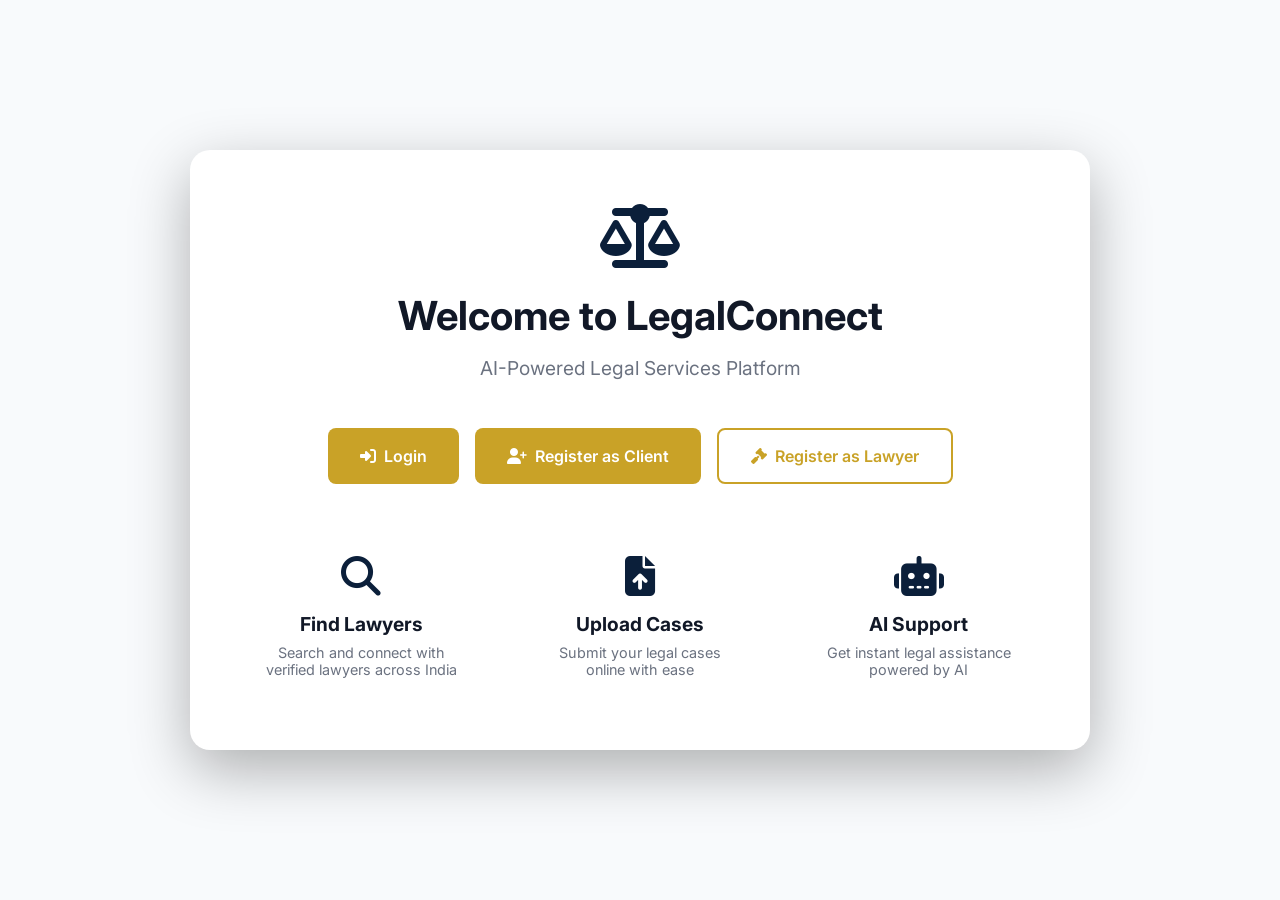
<file: AI-powered-Lawyer-Client-Platform-main/web/index.html>
<!DOCTYPE html>
<html lang="en">
<head>
    <meta charset="UTF-8">
    <meta name="viewport" content="width=device-width, initial-scale=1.0">
    <title>LegalConnect - AI-Powered Legal Services</title>
    <link href="https://fonts.googleapis.com/css2?family=Inter:wght@400;500;600;700&display=swap" rel="stylesheet">
    <link rel="stylesheet" href="https://cdnjs.cloudflare.com/ajax/libs/font-awesome/6.4.0/css/all.min.css">
    <style>
        * {
            margin: 0;
            padding: 0;
            box-sizing: border-box;
        }
        
        body {
            font-family: 'Inter', sans-serif;
            background: #F8FAFC;
            min-height: 100vh;
            display: flex;
            align-items: center;
            justify-content: center;
            padding: 20px;
        }
        
        .container {
            background: white;
            border-radius: 20px;
            box-shadow: 0 20px 60px rgba(0,0,0,0.3);
            max-width: 900px;
            width: 100%;
            padding: 3rem;
            text-align: center;
        }
        
        .logo {
            font-size: 4rem;
            color: #0B1F3A;
            margin-bottom: 1rem;
        }
        
        h1 {
            color: #111827;
            font-size: 2.5rem;
            margin-bottom: 1rem;
        }
        
        .tagline {
            color: #6b7280;
            font-size: 1.2rem;
            margin-bottom: 3rem;
        }
        
        .buttons {
            display: flex;
            gap: 1rem;
            justify-content: center;
            flex-wrap: wrap;
            margin-bottom: 3rem;
        }
        
        .btn {
            padding: 1rem 2rem;
            border-radius: 8px;
            font-weight: 600;
            text-decoration: none;
            transition: all 0.3s;
            font-size: 1rem;
            display: inline-flex;
            align-items: center;
            gap: 0.5rem;
        }
        
        .btn-primary {
            background: #C9A227;
            color: white;
        }
        
        .btn-primary:hover {
            background: #A9861F;
            transform: translateY(-2px);
            box-shadow: 0 5px 15px rgba(201, 162, 39, 0.35);
        }
        
        .btn-secondary {
            background: #C9A227;
            color: white;
        }
        
        .btn-secondary:hover {
            background: #A9861F;
            transform: translateY(-2px);
            box-shadow: 0 5px 15px rgba(201, 162, 39, 0.35);
        }
        
        .btn-outline {
            background: white;
            color: #C9A227;
            border: 2px solid #C9A227;
        }
        
        .btn-outline:hover {
            background: #C9A227;
            color: white;
        }
        
        .features {
            display: grid;
            grid-template-columns: repeat(auto-fit, minmax(220px, 1fr));
            gap: 2rem;
            text-align: center;
        }
        
        .feature {
            padding: 1.5rem;
        }
        
        .feature i {
            font-size: 2.5rem;
            color: #0B1F3A;
            margin-bottom: 1rem;
        }
        
        .feature h3 {
            color: #111827;
            margin-bottom: 0.5rem;
            font-size: 1.2rem;
        }
        
        .feature p {
            color: #6b7280;
            font-size: 0.9rem;
        }

        @media (max-width: 768px) {
            h1 {
                font-size: 2rem;
            }
            .tagline {
                font-size: 1rem;
            }
            .buttons {
                flex-direction: column;
            }
            .btn {
                width: 100%;
                justify-content: center;
            }
        }
    </style>
</head>
<body>
    <div class="container">
        <div class="logo">
            <i class="fas fa-balance-scale"></i>
        </div>
        <h1>Welcome to LegalConnect</h1>
        <p class="tagline">AI-Powered Legal Services Platform</p>
        
        <div class="buttons">
            <a href="login.html" class="btn btn-primary">
                <i class="fas fa-sign-in-alt"></i> Login
            </a>
            <a href="client-register.html" class="btn btn-secondary">
                <i class="fas fa-user-plus"></i> Register as Client
            </a>
            <a href="lawyer-register.html" class="btn btn-outline">
                <i class="fas fa-gavel"></i> Register as Lawyer
            </a>
        </div>
        
        <div class="features">
            <div class="feature">
                <i class="fas fa-search"></i>
                <h3>Find Lawyers</h3>
                <p>Search and connect with verified lawyers across India</p>
            </div>
            <div class="feature">
                <i class="fas fa-file-upload"></i>
                <h3>Upload Cases</h3>
                <p>Submit your legal cases online with ease</p>
            </div>
            <div class="feature">
                <i class="fas fa-robot"></i>
                <h3>AI Support</h3>
                <p>Get instant legal assistance powered by AI</p>
            </div>
        </div>
    </div>
</body>
</html>
</file>
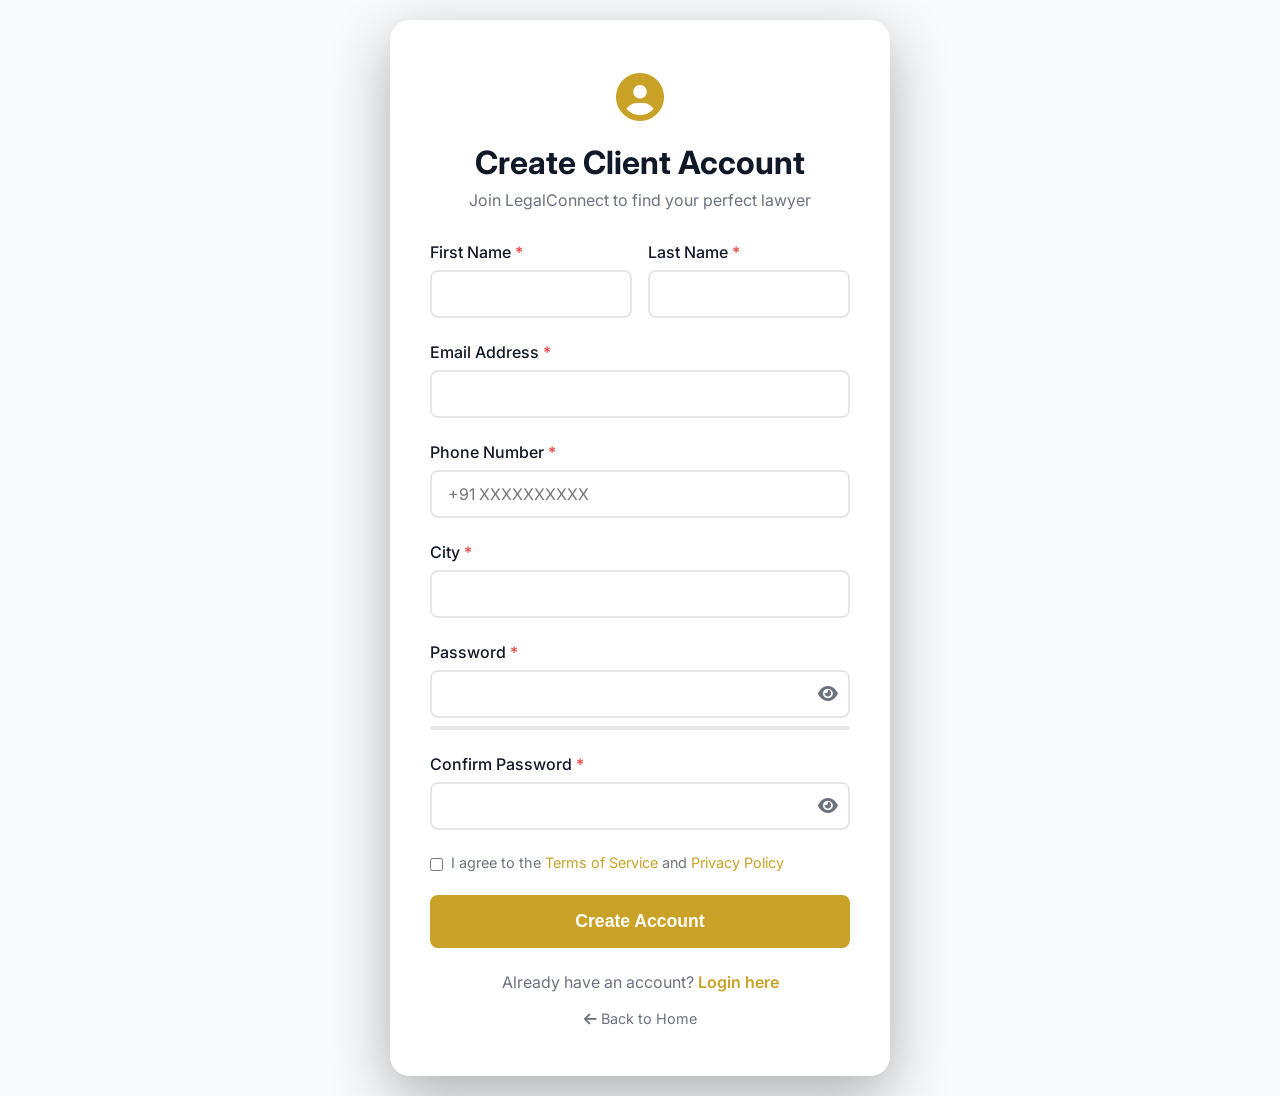
<file: AI-powered-Lawyer-Client-Platform-main/web/client-register.html>
<!DOCTYPE html>
<html lang="en">
<head>
    <meta charset="UTF-8">
    <meta name="viewport" content="width=device-width, initial-scale=1.0">
    <title>Client Registration - LegalConnect</title>
    <link href="https://fonts.googleapis.com/css2?family=Inter:wght@400;500;600;700&display=swap" rel="stylesheet">
    <link rel="stylesheet" href="https://cdnjs.cloudflare.com/ajax/libs/font-awesome/6.4.0/css/all.min.css">
    
    <style>
        * {
            margin: 0;
            padding: 0;
            box-sizing: border-box;
        }

        :root {
            --primary-color: #C9A227;
            --secondary-color: #A9861F;
            --text-primary: #111827;
            --text-secondary: #6b7280;
            --bg-light: #F8FAFC;
            --bg-white: #ffffff;
            --border-color: #E5E7EB;
            --error-color: #ef4444;
            --success-color: #10b981;
        }

        body {
            font-family: 'Inter', sans-serif;
            background: var(--bg-light);
            min-height: 100vh;
            display: flex;
            align-items: center;
            justify-content: center;
            padding: 20px;
        }

        .register-container {
            background: var(--bg-white);
            border-radius: 20px;
            box-shadow: 0 20px 60px rgba(0,0,0,0.3);
            max-width: 500px;
            width: 100%;
            padding: 3rem 2.5rem;
            animation: slideUp 0.5s ease;
        }

        @keyframes slideUp {
            from {
                opacity: 0;
                transform: translateY(30px);
            }
            to {
                opacity: 1;
                transform: translateY(0);
            }
        }

        .logo-section {
            text-align: center;
            margin-bottom: 2rem;
        }

        .logo-icon {
            font-size: 3rem;
            color: var(--primary-color);
            margin-bottom: 1rem;
        }

        .register-container h2 {
            color: var(--text-primary);
            font-size: 2rem;
            margin-bottom: 0.5rem;
            text-align: center;
        }

        .register-container p {
            color: var(--text-secondary);
            text-align: center;
            margin-bottom: 2rem;
        }

        .form-group {
            margin-bottom: 1.5rem;
        }

        .form-row {
            display: grid;
            grid-template-columns: 1fr 1fr;
            gap: 1rem;
        }

        .form-group label {
            display: block;
            color: var(--text-primary);
            font-weight: 500;
            margin-bottom: 0.5rem;
        }

        .required {
            color: var(--error-color);
        }

        .form-control {
            width: 100%;
            padding: 0.75rem 1rem;
            border: 2px solid var(--border-color);
            border-radius: 8px;
            font-size: 1rem;
            transition: border-color 0.3s;
            font-family: 'Inter', sans-serif;
        }

        .form-control:focus {
            outline: none;
            border-color: var(--primary-color);
        }

        .form-control.error {
            border-color: var(--error-color);
        }

        .error-message {
            color: var(--error-color);
            font-size: 0.85rem;
            margin-top: 0.25rem;
            display: none;
        }

        .error-message.show {
            display: block;
        }

        .password-wrapper {
            position: relative;
        }

        .toggle-password {
            position: absolute;
            right: 12px;
            top: 50%;
            transform: translateY(-50%);
            background: none;
            border: none;
            color: var(--text-secondary);
            cursor: pointer;
            font-size: 1.1rem;
        }

        .password-strength {
            height: 4px;
            background: var(--border-color);
            border-radius: 2px;
            margin-top: 0.5rem;
            overflow: hidden;
        }

        .password-strength-bar {
            height: 100%;
            width: 0%;
            transition: width 0.3s, background 0.3s;
        }

        .password-strength-bar.weak {
            width: 33%;
            background: var(--error-color);
        }

        .password-strength-bar.medium {
            width: 66%;
            background: #f59e0b;
        }

        .password-strength-bar.strong {
            width: 100%;
            background: var(--success-color);
        }

        .checkbox-group {
            display: flex;
            align-items: flex-start;
            gap: 0.5rem;
            margin-bottom: 1.5rem;
        }

        .checkbox-group input[type="checkbox"] {
            margin-top: 4px;
            cursor: pointer;
        }

        .checkbox-group label {
            font-size: 0.9rem;
            color: var(--text-secondary);
            cursor: pointer;
        }

        .checkbox-group a {
            color: var(--primary-color);
            text-decoration: none;
        }

        .btn-submit {
            width: 100%;
            padding: 1rem;
            background: var(--primary-color);
            color: white;
            border: none;
            border-radius: 8px;
            font-size: 1.1rem;
            font-weight: 600;
            cursor: pointer;
            transition: background 0.3s, transform 0.3s;
        }

        .btn-submit:hover {
            background: var(--secondary-color);
            transform: translateY(-2px);
        }

        .btn-submit:disabled {
            background: var(--text-secondary);
            cursor: not-allowed;
            transform: none;
        }

        .divider {
            display: flex;
            align-items: center;
            text-align: center;
            margin: 1.5rem 0;
            color: var(--text-secondary);
        }

        .divider::before,
        .divider::after {
            content: '';
            flex: 1;
            border-bottom: 1px solid var(--border-color);
        }

        .divider span {
            padding: 0 1rem;
        }

        .login-link {
            text-align: center;
            margin-top: 1.5rem;
            color: var(--text-secondary);
        }

        .login-link a {
            color: var(--primary-color);
            text-decoration: none;
            font-weight: 600;
        }

        .back-home {
            text-align: center;
            margin-top: 1rem;
        }

        .back-home a {
            color: var(--text-secondary);
            text-decoration: none;
            font-size: 0.9rem;
        }

        .back-home a:hover {
            color: var(--primary-color);
        }

        @media (max-width: 600px) {
            .form-row {
                grid-template-columns: 1fr;
            }
        }
    </style>
</head>
<body>
    <div class="register-container">
        <div class="logo-section">
            <div class="logo-icon">
                <i class="fas fa-user-circle"></i>
            </div>
            <h2>Create Client Account</h2>
            <p>Join LegalConnect to find your perfect lawyer</p>
        </div>

        <form id="registerForm" action="ClientRegisterServlet" method="POST">
            <div class="form-row">
                <div class="form-group">
                    <label for="firstName">First Name <span class="required">*</span></label>
                    <input type="text" id="firstName" name="firstName" class="form-control" required>
                    <span class="error-message" id="firstNameError">First name is required</span>
                </div>
                <div class="form-group">
                    <label for="lastName">Last Name <span class="required">*</span></label>
                    <input type="text" id="lastName" name="lastName" class="form-control" required>
                    <span class="error-message" id="lastNameError">Last name is required</span>
                </div>
            </div>

            <div class="form-group">
                <label for="email">Email Address <span class="required">*</span></label>
                <input type="email" id="email" name="email" class="form-control" required>
                <span class="error-message" id="emailError">Please enter a valid email</span>
            </div>

            <div class="form-group">
                <label for="phone">Phone Number <span class="required">*</span></label>
                <input type="tel" id="phone" name="phone" class="form-control" placeholder="+91 XXXXXXXXXX" required>
                <span class="error-message" id="phoneError">Please enter a valid phone number</span>
            </div>

            <div class="form-group">
                <label for="city">City <span class="required">*</span></label>
                <input type="text" id="city" name="city" class="form-control" required>
                <span class="error-message" id="cityError">City is required</span>
            </div>

            <div class="form-group">
                <label for="password">Password <span class="required">*</span></label>
                <div class="password-wrapper">
                    <input type="password" id="password" name="password" class="form-control" required>
                    <button type="button" class="toggle-password" onclick="togglePassword('password')">
                        <i class="fas fa-eye"></i>
                    </button>
                </div>
                <div class="password-strength">
                    <div class="password-strength-bar" id="strengthBar"></div>
                </div>
                <span class="error-message" id="passwordError">Password must be at least 8 characters</span>
            </div>

            <div class="form-group">
                <label for="confirmPassword">Confirm Password <span class="required">*</span></label>
                <div class="password-wrapper">
                    <input type="password" id="confirmPassword" name="confirmPassword" class="form-control" required>
                    <button type="button" class="toggle-password" onclick="togglePassword('confirmPassword')">
                        <i class="fas fa-eye"></i>
                    </button>
                </div>
                <span class="error-message" id="confirmPasswordError">Passwords do not match</span>
            </div>

            <div class="checkbox-group">
                <input type="checkbox" id="terms" name="terms" required>
                <label for="terms">
                    I agree to the <a href="#" target="_blank">Terms of Service</a> and 
                    <a href="#" target="_blank">Privacy Policy</a>
                </label>
            </div>

            <button type="submit" class="btn-submit" id="submitBtn">Create Account</button>
        </form>

        <div class="login-link">
            Already have an account? <a href="login.html">Login here</a>
        </div>

        <div class="back-home">
            <a href="index.html"><i class="fas fa-arrow-left"></i> Back to Home</a>
        </div>
    </div>

    <script>
        // Toggle password visibility
        function togglePassword(fieldId) {
            const field = document.getElementById(fieldId);
            const icon = field.nextElementSibling.querySelector('i');
            
            if (field.type === 'password') {
                field.type = 'text';
                icon.classList.remove('fa-eye');
                icon.classList.add('fa-eye-slash');
            } else {
                field.type = 'password';
                icon.classList.remove('fa-eye-slash');
                icon.classList.add('fa-eye');
            }
        }

        // Password strength checker
        document.getElementById('password').addEventListener('input', function() {
            const password = this.value;
            const strengthBar = document.getElementById('strengthBar');
            let strength = 0;

            if (password.length >= 8) strength++;
            if (/[a-z]/.test(password) && /[A-Z]/.test(password)) strength++;
            if (/\d/.test(password)) strength++;
            if (/[^a-zA-Z\d]/.test(password)) strength++;

            strengthBar.className = 'password-strength-bar';
            if (strength <= 1) {
                strengthBar.classList.add('weak');
            } else if (strength <= 3) {
                strengthBar.classList.add('medium');
            } else {
                strengthBar.classList.add('strong');
            }
        });

        // Form validation
        document.getElementById('registerForm').addEventListener('submit', function(e) {
            e.preventDefault();
            let isValid = true;

            // Reset errors
            document.querySelectorAll('.error-message').forEach(el => el.classList.remove('show'));
            document.querySelectorAll('.form-control').forEach(el => el.classList.remove('error'));

            // Validate first name
            const firstName = document.getElementById('firstName').value.trim();
            if (firstName === '') {
                showError('firstName', 'firstNameError');
                isValid = false;
            }

            // Validate last name
            const lastName = document.getElementById('lastName').value.trim();
            if (lastName === '') {
                showError('lastName', 'lastNameError');
                isValid = false;
            }

            // Validate email
            const email = document.getElementById('email').value.trim();
            const emailRegex = /^[^\s@]+@[^\s@]+\.[^\s@]+$/;
            if (!emailRegex.test(email)) {
                showError('email', 'emailError');
                isValid = false;
            }

            // Validate phone
            const phone = document.getElementById('phone').value.trim();
            const phoneRegex = /^[\+]?[0-9]{10,15}$/;
            if (!phoneRegex.test(phone.replace(/\s/g, ''))) {
                showError('phone', 'phoneError');
                isValid = false;
            }

            // Validate city
            const city = document.getElementById('city').value.trim();
            if (city === '') {
                showError('city', 'cityError');
                isValid = false;
            }

            // Validate password
            const password = document.getElementById('password').value;
            if (password.length < 8) {
                showError('password', 'passwordError');
                isValid = false;
            }

            // Validate confirm password
            const confirmPassword = document.getElementById('confirmPassword').value;
            if (password !== confirmPassword) {
                showError('confirmPassword', 'confirmPasswordError');
                isValid = false;
            }

            // Validate terms
            if (!document.getElementById('terms').checked) {
                alert('Please agree to the Terms of Service and Privacy Policy');
                isValid = false;
            }

            if (isValid) {
                this.submit();
            }
        });

        function showError(fieldId, errorId) {
            document.getElementById(fieldId).classList.add('error');
            document.getElementById(errorId).classList.add('show');
        }
    </script>
</body>
</html>
</file>
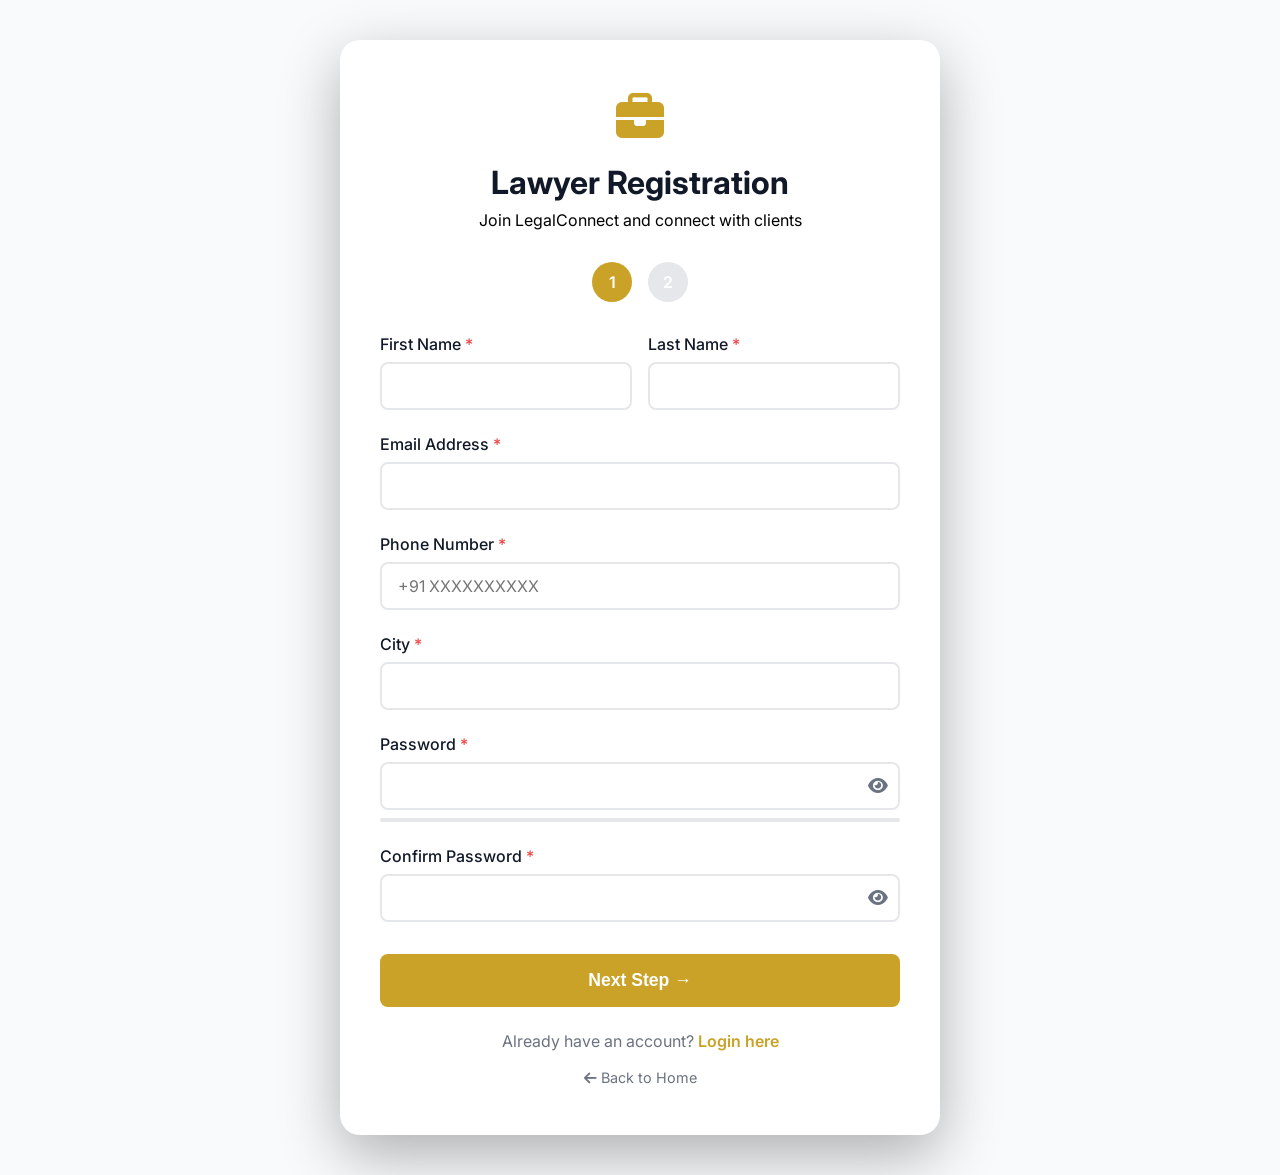
<file: AI-powered-Lawyer-Client-Platform-main/web/lawyer-register.html>
<!DOCTYPE html>
<html lang="en">
<head>
    <meta charset="UTF-8">
    <meta name="viewport" content="width=device-width, initial-scale=1.0">
    <title>Lawyer Registration - LegalConnect</title>
    <link href="https://fonts.googleapis.com/css2?family=Inter:wght@400;500;600;700&display=swap" rel="stylesheet">
    <link rel="stylesheet" href="https://cdnjs.cloudflare.com/ajax/libs/font-awesome/6.4.0/css/all.min.css">
    
    <style>
        * {
            margin: 0;
            padding: 0;
            box-sizing: border-box;
        }

        :root {
            --primary-color: #C9A227;
            --secondary-color: #A9861F;
            --text-primary: #111827;
            --text-secondary: #6b7280;
            --bg-light: #F8FAFC;
            --bg-white: #ffffff;
            --border-color: #E5E7EB;
            --error-color: #ef4444;
            --success-color: #10b981;
        }

        body {
            font-family: 'Inter', sans-serif;
            background: var(--bg-light);
            min-height: 100vh;
            display: flex;
            align-items: center;
            justify-content: center;
            padding: 40px 20px;
        }

        .register-container {
            background: var(--bg-white);
            border-radius: 20px;
            box-shadow: 0 20px 60px rgba(0,0,0,0.3);
            max-width: 600px;
            width: 100%;
            padding: 3rem 2.5rem;
            animation: slideUp 0.5s ease;
        }

        @keyframes slideUp {
            from {
                opacity: 0;
                transform: translateY(30px);
            }
            to {
                opacity: 1;
                transform: translateY(0);
            }
        }

        .logo-section {
            text-align: center;
            margin-bottom: 2rem;
        }

        .logo-icon {
            font-size: 3rem;
            color: var(--primary-color);
            margin-bottom: 1rem;
        }

        .register-container h2 {
            color: var(--text-primary);
            font-size: 2rem;
            margin-bottom: 0.5rem;
            text-align: center;
        }

        .register-container > p {
            color: var(--text-secondary);
            text-align: center;
            margin-bottom: 2rem;
        }

        .form-steps {
            display: flex;
            justify-content: center;
            gap: 1rem;
            margin-bottom: 2rem;
        }

        .step {
            width: 40px;
            height: 40px;
            border-radius: 50%;
            background: var(--border-color);
            display: flex;
            align-items: center;
            justify-content: center;
            color: white;
            font-weight: 600;
        }

        .step.active {
            background: var(--primary-color);
        }

        .step.completed {
            background: var(--success-color);
        }

        .form-section {
            display: none;
        }

        .form-section.active {
            display: block;
        }

        .form-group {
            margin-bottom: 1.5rem;
        }

        .form-row {
            display: grid;
            grid-template-columns: 1fr 1fr;
            gap: 1rem;
        }

        .form-group label {
            display: block;
            color: var(--text-primary);
            font-weight: 500;
            margin-bottom: 0.5rem;
        }

        .required {
            color: var(--error-color);
        }

        .form-control {
            width: 100%;
            padding: 0.75rem 1rem;
            border: 2px solid var(--border-color);
            border-radius: 8px;
            font-size: 1rem;
            transition: border-color 0.3s;
            font-family: 'Inter', sans-serif;
        }

        .form-control:focus {
            outline: none;
            border-color: var(--primary-color);
        }

        .form-control.error {
            border-color: var(--error-color);
        }

        select.form-control {
            cursor: pointer;
        }

        .error-message {
            color: var(--error-color);
            font-size: 0.85rem;
            margin-top: 0.25rem;
            display: none;
        }

        .error-message.show {
            display: block;
        }

        .password-wrapper {
            position: relative;
        }

        .toggle-password {
            position: absolute;
            right: 12px;
            top: 50%;
            transform: translateY(-50%);
            background: none;
            border: none;
            color: var(--text-secondary);
            cursor: pointer;
            font-size: 1.1rem;
        }

        .password-strength {
            height: 4px;
            background: var(--border-color);
            border-radius: 2px;
            margin-top: 0.5rem;
            overflow: hidden;
        }

        .password-strength-bar {
            height: 100%;
            width: 0%;
            transition: width 0.3s, background 0.3s;
        }

        .password-strength-bar.weak {
            width: 33%;
            background: var(--error-color);
        }

        .password-strength-bar.medium {
            width: 66%;
            background: #f59e0b;
        }

        .password-strength-bar.strong {
            width: 100%;
            background: var(--success-color);
        }

        .checkbox-group {
            display: flex;
            align-items: flex-start;
            gap: 0.5rem;
            margin-bottom: 1.5rem;
        }

        .checkbox-group input[type="checkbox"] {
            margin-top: 4px;
            cursor: pointer;
        }

        .checkbox-group label {
            font-size: 0.9rem;
            color: var(--text-secondary);
            cursor: pointer;
        }

        .checkbox-group a {
            color: var(--primary-color);
            text-decoration: none;
        }

        .form-buttons {
            display: flex;
            gap: 1rem;
            margin-top: 2rem;
        }

        .btn {
            flex: 1;
            padding: 1rem;
            border-radius: 8px;
            font-size: 1.1rem;
            font-weight: 600;
            cursor: pointer;
            transition: all 0.3s;
            border: none;
        }

        .btn-back {
            background: var(--bg-light);
            color: var(--text-primary);
        }

        .btn-back:hover {
            background: var(--border-color);
        }

        .btn-next {
            background: var(--primary-color);
            color: white;
        }

        .btn-next:hover {
            background: var(--secondary-color);
            transform: translateY(-2px);
        }

        .btn-submit {
            background: var(--primary-color);
            color: white;
            width: 100%;
        }

        .btn-submit:hover {
            background: var(--secondary-color);
            transform: translateY(-2px);
        }

        .btn:disabled {
            background: var(--text-secondary);
            cursor: not-allowed;
            transform: none;
        }

        .login-link {
            text-align: center;
            margin-top: 1.5rem;
            color: var(--text-secondary);
        }

        .login-link a {
            color: var(--primary-color);
            text-decoration: none;
            font-weight: 600;
        }

        .back-home {
            text-align: center;
            margin-top: 1rem;
        }

        .back-home a {
            color: var(--text-secondary);
            text-decoration: none;
            font-size: 0.9rem;
        }

        .back-home a:hover {
            color: var(--primary-color);
        }

        @media (max-width: 600px) {
            .form-row {
                grid-template-columns: 1fr;
            }
        }
    </style>
</head>
<body>
    <div class="register-container">
        <div class="logo-section">
            <div class="logo-icon">
                <i class="fas fa-briefcase"></i>
            </div>
            <h2>Lawyer Registration</h2>
            <p>Join LegalConnect and connect with clients</p>
        </div>

        <div class="form-steps">
            <div class="step active" id="step1">1</div>
            <div class="step" id="step2">2</div>
        </div>

        <form id="registerForm" action="LawyerRegisterServlet" method="POST">
            <!-- Step 1: Personal Information -->
            <div class="form-section active" id="section1">
                <div class="form-row">
                    <div class="form-group">
                        <label for="firstName">First Name <span class="required">*</span></label>
                        <input type="text" id="firstName" name="firstName" class="form-control" required>
                        <span class="error-message" id="firstNameError">First name is required</span>
                    </div>
                    <div class="form-group">
                        <label for="lastName">Last Name <span class="required">*</span></label>
                        <input type="text" id="lastName" name="lastName" class="form-control" required>
                        <span class="error-message" id="lastNameError">Last name is required</span>
                    </div>
                </div>

                <div class="form-group">
                    <label for="email">Email Address <span class="required">*</span></label>
                    <input type="email" id="email" name="email" class="form-control" required>
                    <span class="error-message" id="emailError">Please enter a valid email</span>
                </div>

                <div class="form-group">
                    <label for="phone">Phone Number <span class="required">*</span></label>
                    <input type="tel" id="phone" name="phone" class="form-control" placeholder="+91 XXXXXXXXXX" required>
                    <span class="error-message" id="phoneError">Please enter a valid phone number</span>
                </div>

                <div class="form-group">
                    <label for="city">City <span class="required">*</span></label>
                    <input type="text" id="city" name="city" class="form-control" required>
                    <span class="error-message" id="cityError">City is required</span>
                </div>

                <div class="form-group">
                    <label for="password">Password <span class="required">*</span></label>
                    <div class="password-wrapper">
                        <input type="password" id="password" name="password" class="form-control" required>
                        <button type="button" class="toggle-password" onclick="togglePassword('password')">
                            <i class="fas fa-eye"></i>
                        </button>
                    </div>
                    <div class="password-strength">
                        <div class="password-strength-bar" id="strengthBar"></div>
                    </div>
                    <span class="error-message" id="passwordError">Password must be at least 8 characters</span>
                </div>

                <div class="form-group">
                    <label for="confirmPassword">Confirm Password <span class="required">*</span></label>
                    <div class="password-wrapper">
                        <input type="password" id="confirmPassword" name="confirmPassword" class="form-control" required>
                        <button type="button" class="toggle-password" onclick="togglePassword('confirmPassword')">
                            <i class="fas fa-eye"></i>
                        </button>
                    </div>
                    <span class="error-message" id="confirmPasswordError">Passwords do not match</span>
                </div>

                <div class="form-buttons">
                    <button type="button" class="btn btn-next" onclick="nextStep()">Next Step →</button>
                </div>
            </div>

            <!-- Step 2: Professional Information -->
            <div class="form-section" id="section2">
                <div class="form-group">
                    <label for="barNumber">Bar Registration Number <span class="required">*</span></label>
                    <input type="text" id="barNumber" name="barNumber" class="form-control" required>
                    <span class="error-message" id="barNumberError">Bar number is required</span>
                </div>

                <div class="form-group">
                    <label for="stateLicensed">State Licensed <span class="required">*</span></label>
                    <select id="stateLicensed" name="stateLicensed" class="form-control" required>
                        <option value="">Select State</option>
                        <option value="Andhra Pradesh">Andhra Pradesh</option>
                        <option value="Maharashtra">Maharashtra</option>
                        <option value="Karnataka">Karnataka</option>
                        <option value="Tamil Nadu">Tamil Nadu</option>
                        <option value="Delhi">Delhi</option>
                        <option value="Gujarat">Gujarat</option>
                        <option value="Rajasthan">Rajasthan</option>
                        <option value="Madhya Pradesh">Madhya Pradesh</option>
                        <option value="West Bengal">West Bengal</option>
                        <option value="Uttar Pradesh">Uttar Pradesh</option>
                    </select>
                    <span class="error-message" id="stateLicensedError">Please select state</span>
                </div>

                <div class="form-group">
                    <label for="yearsExperience">Years of Experience <span class="required">*</span></label>
                    <select id="yearsExperience" name="yearsExperience" class="form-control" required>
                        <option value="">Select Experience</option>
                        <option value="0-2 years">0-2 years</option>
                        <option value="3-5 years">3-5 years</option>
                        <option value="6-10 years">6-10 years</option>
                        <option value="10+ years">10+ years</option>
                    </select>
                    <span class="error-message" id="yearsExperienceError">Please select experience</span>
                </div>

                <div class="form-group">
                    <label for="specialization">Primary Specialization <span class="required">*</span></label>
                    <select id="specialization" name="specialization" class="form-control" required>
                        <option value="">Select Specialization</option>
                        <option value="Criminal Law">Criminal Law</option>
                        <option value="Civil Law">Civil Law</option>
                        <option value="Family Law">Family Law</option>
                        <option value="Corporate Law">Corporate Law</option>
                        <option value="Property Law">Property Law</option>
                        <option value="Tax Law">Tax Law</option>
                        <option value="Labour Law">Labour Law</option>
                        <option value="Intellectual Property">Intellectual Property</option>
                        <option value="Consumer Law">Consumer Law</option>
                    </select>
                    <span class="error-message" id="specializationError">Please select specialization</span>
                </div>

                <div class="form-group">
                    <label for="hourlyRate">Hourly Rate / Fee Range <span class="required">*</span></label>
                    <select id="hourlyRate" name="hourlyRate" class="form-control" required>
                        <option value="">Select Fee Range</option>
                        <option value="₹500-1000/hour">₹500-1000/hour</option>
                        <option value="₹1000-2000/hour">₹1000-2000/hour</option>
                        <option value="₹2000-5000/hour">₹2000-5000/hour</option>
                        <option value="₹5000+/hour">₹5000+/hour</option>
                    </select>
                    <span class="error-message" id="hourlyRateError">Please select fee range</span>
                </div>

                <div class="checkbox-group">
                    <input type="checkbox" id="terms" name="terms" required>
                    <label for="terms">
                        I certify that all information is accurate and agree to the <a href="#" target="_blank">Terms of Service</a> and <a href="#" target="_blank">Lawyer Code of Conduct</a>
                    </label>
                </div>

                <div class="form-buttons">
                    <button type="button" class="btn btn-back" onclick="prevStep()">← Back</button>
                    <button type="submit" class="btn btn-submit" id="submitBtn">Register</button>
                </div>
            </div>
        </form>

        <div class="login-link">
            Already have an account? <a href="login.html">Login here</a>
        </div>

        <div class="back-home">
            <a href="index.html"><i class="fas fa-arrow-left"></i> Back to Home</a>
        </div>
    </div>

    <script>
        let currentStep = 1;

        function togglePassword(fieldId) {
            const field = document.getElementById(fieldId);
            const icon = field.nextElementSibling.querySelector('i');
            
            if (field.type === 'password') {
                field.type = 'text';
                icon.classList.remove('fa-eye');
                icon.classList.add('fa-eye-slash');
            } else {
                field.type = 'password';
                icon.classList.remove('fa-eye-slash');
                icon.classList.add('fa-eye');
            }
        }

        document.getElementById('password').addEventListener('input', function() {
            const password = this.value;
            const strengthBar = document.getElementById('strengthBar');
            let strength = 0;

            if (password.length >= 8) strength++;
            if (/[a-z]/.test(password) && /[A-Z]/.test(password)) strength++;
            if (/\d/.test(password)) strength++;
            if (/[^a-zA-Z\d]/.test(password)) strength++;

            strengthBar.className = 'password-strength-bar';
            if (strength <= 1) {
                strengthBar.classList.add('weak');
            } else if (strength <= 3) {
                strengthBar.classList.add('medium');
            } else {
                strengthBar.classList.add('strong');
            }
        });

        function nextStep() {
            if (validateStep1()) {
                currentStep = 2;
                document.getElementById('section1').classList.remove('active');
                document.getElementById('section2').classList.add('active');
                document.getElementById('step1').classList.add('completed');
                document.getElementById('step2').classList.add('active');
            }
        }

        function prevStep() {
            currentStep = 1;
            document.getElementById('section2').classList.remove('active');
            document.getElementById('section1').classList.add('active');
            document.getElementById('step1').classList.remove('completed');
            document.getElementById('step2').classList.remove('active');
        }

        function validateStep1() {
            let isValid = true;
            document.querySelectorAll('.error-message').forEach(el => el.classList.remove('show'));
            document.querySelectorAll('.form-control').forEach(el => el.classList.remove('error'));

            const firstName = document.getElementById('firstName').value.trim();
            if (firstName === '') {
                showError('firstName', 'firstNameError');
                isValid = false;
            }

            const lastName = document.getElementById('lastName').value.trim();
            if (lastName === '') {
                showError('lastName', 'lastNameError');
                isValid = false;
            }

            const email = document.getElementById('email').value.trim();
            const emailRegex = /^[^\s@]+@[^\s@]+\.[^\s@]+$/;
            if (!emailRegex.test(email)) {
                showError('email', 'emailError');
                isValid = false;
            }

            const phone = document.getElementById('phone').value.trim();
            const phoneRegex = /^[\+]?[0-9]{10,15}$/;
            if (!phoneRegex.test(phone.replace(/\s/g, ''))) {
                showError('phone', 'phoneError');
                isValid = false;
            }

            const city = document.getElementById('city').value.trim();
            if (city === '') {
                showError('city', 'cityError');
                isValid = false;
            }

            const password = document.getElementById('password').value;
            if (password.length < 8) {
                showError('password', 'passwordError');
                isValid = false;
            }

            const confirmPassword = document.getElementById('confirmPassword').value;
            if (password !== confirmPassword) {
                showError('confirmPassword', 'confirmPasswordError');
                isValid = false;
            }

            return isValid;
        }

        function showError(fieldId, errorId) {
            document.getElementById(fieldId).classList.add('error');
            document.getElementById(errorId).classList.add('show');
        }

        document.getElementById('registerForm').addEventListener('submit', function(e) {
            e.preventDefault();
            
            if (!document.getElementById('terms').checked) {
                alert('Please agree to the Terms of Service and Code of Conduct');
                return;
            }
            
            this.submit();
        });
    </script>
</body>
</html>
</file>
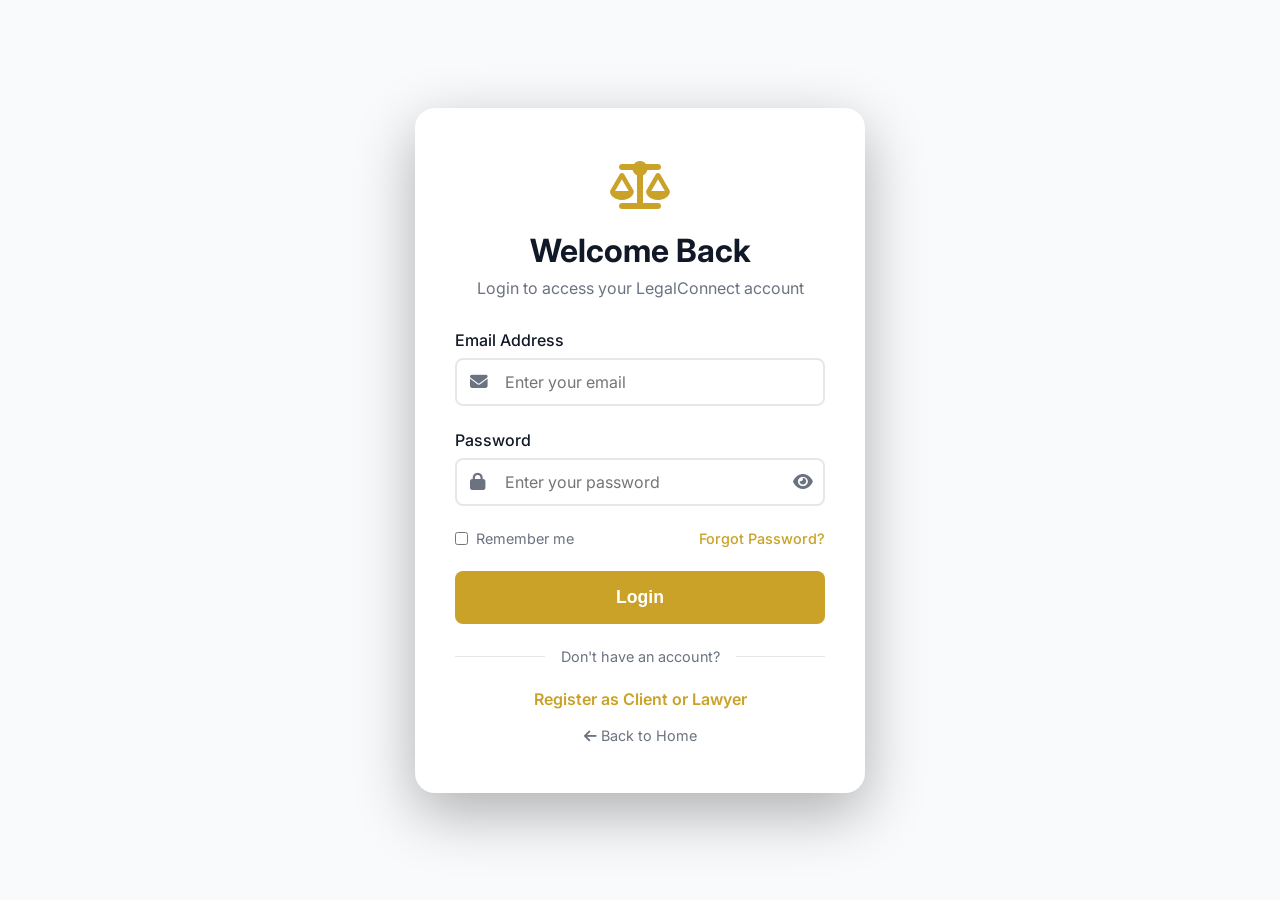
<file: AI-powered-Lawyer-Client-Platform-main/web/login.html>
<!DOCTYPE html>
<html lang="en">
<head>
    <meta charset="UTF-8">
    <meta name="viewport" content="width=device-width, initial-scale=1.0">
    <title>Login - LegalConnect</title>
    <link href="https://fonts.googleapis.com/css2?family=Inter:wght@400;500;600;700&display=swap" rel="stylesheet">
    <link rel="stylesheet" href="https://cdnjs.cloudflare.com/ajax/libs/font-awesome/6.4.0/css/all.min.css">
    
    <style>
        * {
            margin: 0;
            padding: 0;
            box-sizing: border-box;
        }

        :root {
            --primary-color: #C9A227;
            --secondary-color: #A9861F;
            --text-primary: #111827;
            --text-secondary: #6b7280;
            --bg-light: #F8FAFC;
            --bg-white: #ffffff;
            --border-color: #E5E7EB;
            --error-color: #ef4444;
            --success-color: #10b981;
        }

        body {
            font-family: 'Inter', sans-serif;
            background: var(--bg-light);
            min-height: 100vh;
            display: flex;
            align-items: center;
            justify-content: center;
            padding: 20px;
        }

        .login-container {
            background: var(--bg-white);
            border-radius: 20px;
            box-shadow: 0 20px 60px rgba(0,0,0,0.3);
            max-width: 450px;
            width: 100%;
            padding: 3rem 2.5rem;
            animation: slideUp 0.5s ease;
        }

        @keyframes slideUp {
            from {
                opacity: 0;
                transform: translateY(30px);
            }
            to {
                opacity: 1;
                transform: translateY(0);
            }
        }

        .logo-section {
            text-align: center;
            margin-bottom: 2rem;
        }

        .logo-icon {
            font-size: 3rem;
            color: var(--primary-color);
            margin-bottom: 1rem;
        }

        .login-container h2 {
            color: var(--text-primary);
            font-size: 2rem;
            margin-bottom: 0.5rem;
            text-align: center;
        }

        .login-container p {
            color: var(--text-secondary);
            text-align: center;
            margin-bottom: 2rem;
        }

        .alert {
            padding: 1rem;
            border-radius: 8px;
            margin-bottom: 1.5rem;
            display: none;
        }

        .alert.show {
            display: block;
        }

        .alert-success {
            background: #f0fdf4;
            color: #166534;
            border: 1px solid #bbf7d0;
        }

        .alert-error {
            background: #fef2f2;
            color: #991b1b;
            border: 1px solid #fecaca;
        }

        .form-group {
            margin-bottom: 1.5rem;
        }

        .form-group label {
            display: block;
            color: var(--text-primary);
            font-weight: 500;
            margin-bottom: 0.5rem;
        }

        .input-wrapper {
            position: relative;
        }

        .input-icon {
            position: absolute;
            left: 15px;
            top: 50%;
            transform: translateY(-50%);
            color: var(--text-secondary);
            font-size: 1.1rem;
        }

        .form-control {
            width: 100%;
            padding: 0.75rem 1rem 0.75rem 3rem;
            border: 2px solid var(--border-color);
            border-radius: 8px;
            font-size: 1rem;
            transition: border-color 0.3s;
            font-family: 'Inter', sans-serif;
        }

        .form-control:focus {
            outline: none;
            border-color: var(--primary-color);
        }

        .form-control.error {
            border-color: var(--error-color);
        }

        .password-wrapper {
            position: relative;
        }

        .toggle-password {
            position: absolute;
            right: 12px;
            top: 50%;
            transform: translateY(-50%);
            background: none;
            border: none;
            color: var(--text-secondary);
            cursor: pointer;
            font-size: 1.1rem;
        }

        .form-options {
            display: flex;
            justify-content: space-between;
            align-items: center;
            margin-bottom: 1.5rem;
        }

        .remember-me {
            display: flex;
            align-items: center;
            gap: 0.5rem;
        }

        .remember-me input[type="checkbox"] {
            cursor: pointer;
        }

        .remember-me label {
            font-size: 0.9rem;
            color: var(--text-secondary);
            cursor: pointer;
        }

        .forgot-password {
            color: var(--primary-color);
            text-decoration: none;
            font-size: 0.9rem;
            font-weight: 500;
        }

        .forgot-password:hover {
            text-decoration: underline;
        }

        .btn-login {
            width: 100%;
            padding: 1rem;
            background: var(--primary-color);
            color: white;
            border: none;
            border-radius: 8px;
            font-size: 1.1rem;
            font-weight: 600;
            cursor: pointer;
            transition: background 0.3s, transform 0.3s;
        }

        .btn-login:hover {
            background: var(--secondary-color);
            transform: translateY(-2px);
        }

        .btn-login:disabled {
            background: var(--text-secondary);
            cursor: not-allowed;
            transform: none;
        }

        .divider {
            display: flex;
            align-items: center;
            text-align: center;
            margin: 1.5rem 0;
            color: var(--text-secondary);
        }

        .divider::before,
        .divider::after {
            content: '';
            flex: 1;
            border-bottom: 1px solid var(--border-color);
        }

        .divider span {
            padding: 0 1rem;
            font-size: 0.9rem;
        }

        .register-link {
            text-align: center;
            margin-top: 1.5rem;
            color: var(--text-secondary);
        }

        .register-link a {
            color: var(--primary-color);
            text-decoration: none;
            font-weight: 600;
        }

        .register-link a:hover {
            text-decoration: underline;
        }

        .back-home {
            text-align: center;
            margin-top: 1rem;
        }

        .back-home a {
            color: var(--text-secondary);
            text-decoration: none;
            font-size: 0.9rem;
        }

        .back-home a:hover {
            color: var(--primary-color);
        }

        @media (max-width: 600px) {
            .login-container {
                padding: 2rem 1.5rem;
            }
        }
    </style>
</head>
<body>
    <div class="login-container">
        <div class="logo-section">
            <div class="logo-icon">
                <i class="fas fa-balance-scale"></i>
            </div>
            <h2>Welcome Back</h2>
            <p>Login to access your LegalConnect account</p>
        </div>

        <!-- Success/Error Messages -->
        <div id="alertBox" class="alert">
            <span id="alertMessage"></span>
        </div>

        <form id="loginForm" action="LoginServlet" method="POST">
            <div class="form-group">
                <label for="email">Email Address</label>
                <div class="input-wrapper">
                    <i class="fas fa-envelope input-icon"></i>
                    <input type="email" id="email" name="email" class="form-control" placeholder="Enter your email" required>
                </div>
            </div>

            <div class="form-group">
                <label for="password">Password</label>
                <div class="input-wrapper password-wrapper">
                    <i class="fas fa-lock input-icon"></i>
                    <input type="password" id="password" name="password" class="form-control" placeholder="Enter your password" required>
                    <button type="button" class="toggle-password" onclick="togglePassword()">
                        <i class="fas fa-eye" id="toggleIcon"></i>
                    </button>
                </div>
            </div>

            <div class="form-options">
                <div class="remember-me">
                    <input type="checkbox" id="remember" name="remember">
                    <label for="remember">Remember me</label>
                </div>
                <a href="#" class="forgot-password">Forgot Password?</a>
            </div>

            <button type="submit" class="btn-login" id="loginBtn">Login</button>
        </form>

        <div class="divider">
            <span>Don't have an account?</span>
        </div>

        <div class="register-link">
            <a href="index.html">Register as Client or Lawyer</a>
        </div>

        <div class="back-home">
            <a href="index.html"><i class="fas fa-arrow-left"></i> Back to Home</a>
        </div>
    </div>

    <script>
        // Toggle password visibility
        function togglePassword() {
            const passwordField = document.getElementById('password');
            const toggleIcon = document.getElementById('toggleIcon');
            
            if (passwordField.type === 'password') {
                passwordField.type = 'text';
                toggleIcon.classList.remove('fa-eye');
                toggleIcon.classList.add('fa-eye-slash');
            } else {
                passwordField.type = 'password';
                toggleIcon.classList.remove('fa-eye-slash');
                toggleIcon.classList.add('fa-eye');
            }
        }

        // Check for URL parameters (success/error messages)
        window.addEventListener('DOMContentLoaded', function() {
            const urlParams = new URLSearchParams(window.location.search);
            const alertBox = document.getElementById('alertBox');
            const alertMessage = document.getElementById('alertMessage');
            
            if (urlParams.get('registration') === 'success') {
                alertBox.className = 'alert alert-success show';
                alertMessage.textContent = '✓ Registration successful! Please login.';
            } else if (urlParams.get('error') === 'invalid') {
                alertBox.className = 'alert alert-error show';
                alertMessage.textContent = '✗ Invalid email or passwor
</file>
